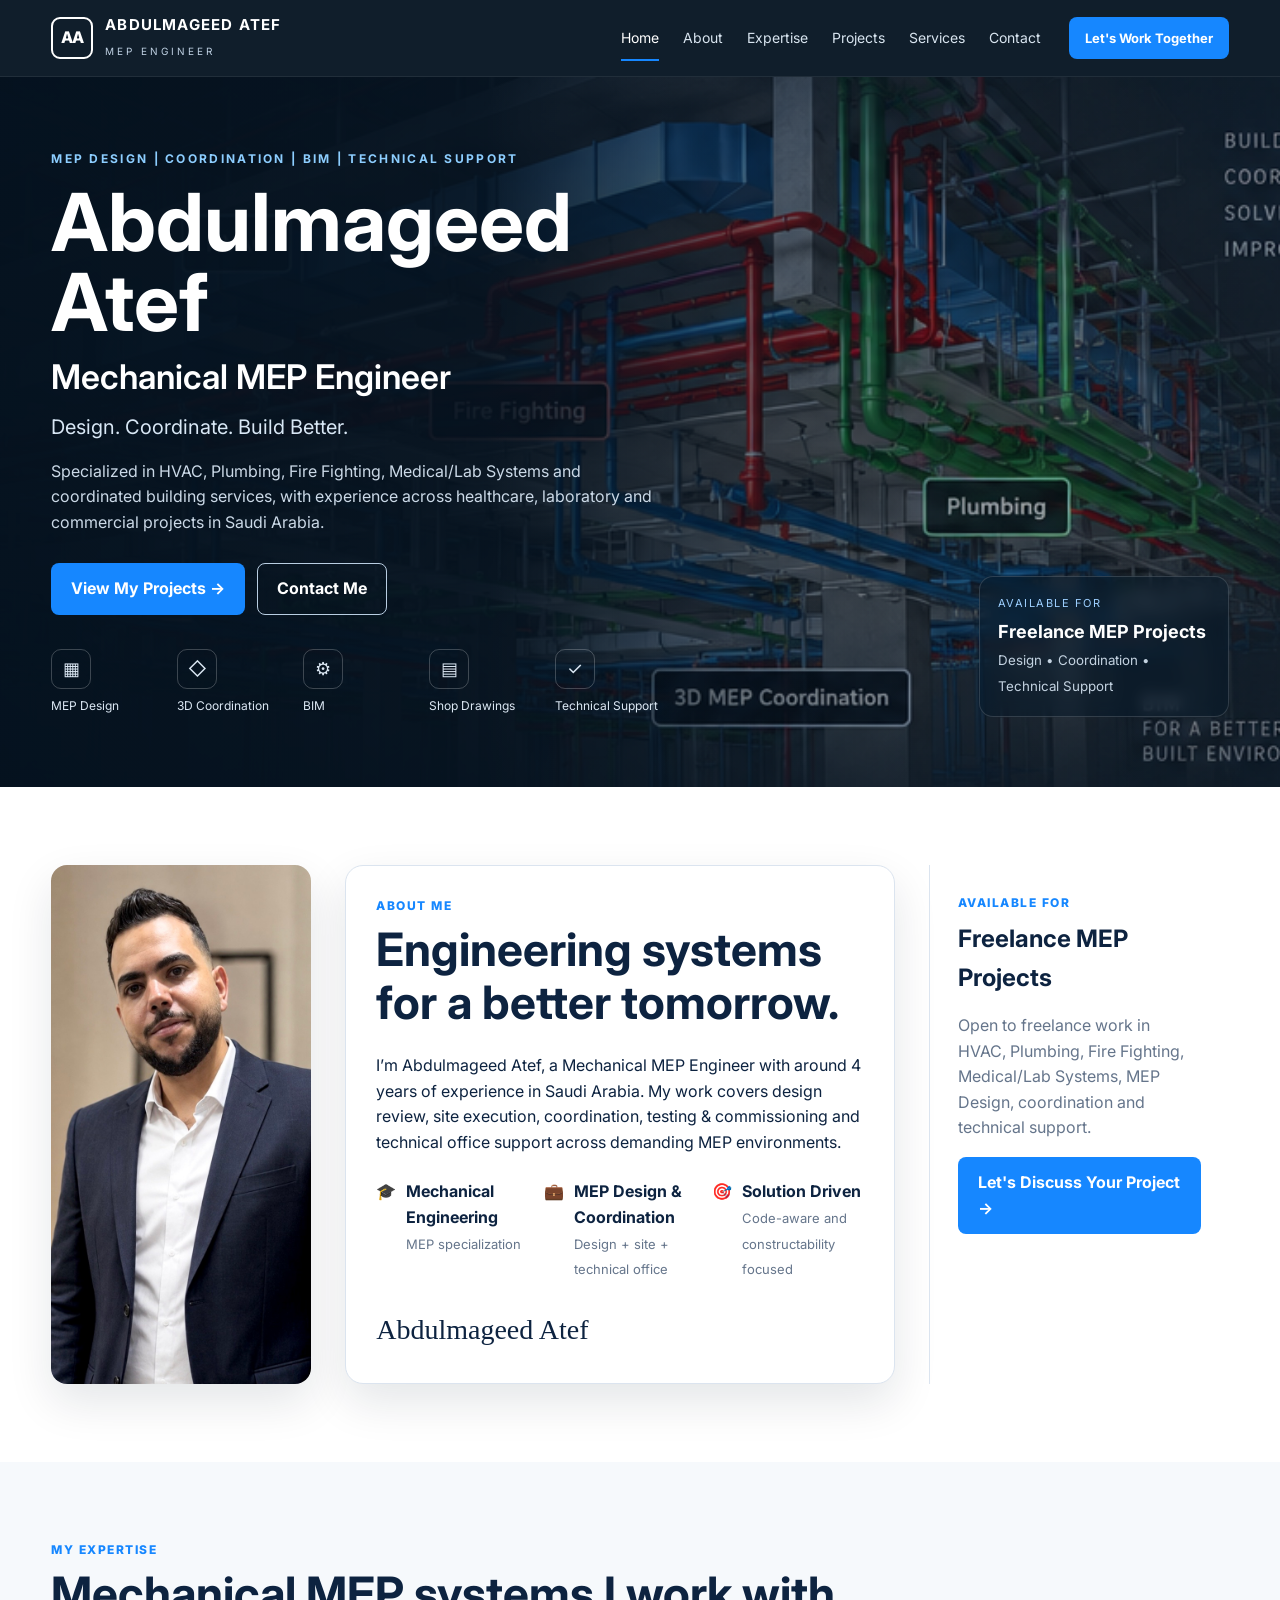
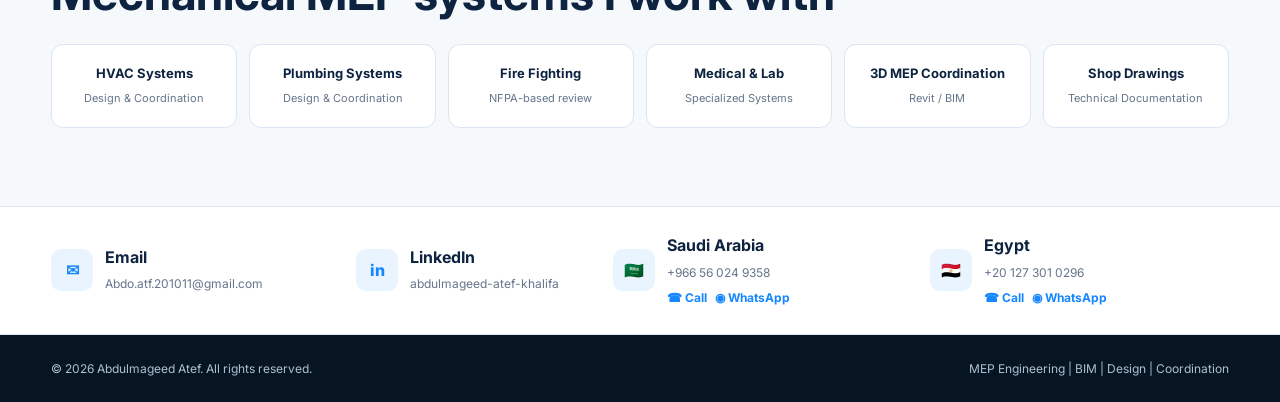
<file: index.html>
<!doctype html><html lang="en"><head><meta charset="utf-8"><meta name="viewport" content="width=device-width,initial-scale=1"><title>Abdulmageed Atef | Mechanical MEP Engineer</title><meta name="description" content="Mechanical MEP Engineer portfolio — HVAC, Plumbing, Fire Fighting, Medical/Lab Systems, BIM Coordination and technical support."><link rel="preconnect" href="https://fonts.googleapis.com"><link rel="preconnect" href="https://fonts.gstatic.com" crossorigin><link href="https://fonts.googleapis.com/css2?family=Inter:wght@400;500;600;700;800&display=swap" rel="stylesheet"><link rel="stylesheet" href="styles.css"></head><body>
<header class="topbar"><div class="container nav"><a class="brand" href="index.html"><span class="brand-mark">AA</span><span class="brand-copy"><strong>ABDULMAGEED ATEF</strong><span>MEP ENGINEER</span></span></a><nav class="nav-links"><a class="active" href="index.html">Home</a><a href="about.html">About</a><a href="expertise.html">Expertise</a><a href="projects.html">Projects</a><a href="services.html">Services</a><a href="contact.html">Contact</a></nav><a class="cta-top" href="contact.html">Let's Work Together</a><button class="menu-btn" aria-label="Menu">☰</button></div></header>
<main>
<section class="hero"><div class="container hero-inner"><div class="hero-copy"><div class="eyebrow">MEP DESIGN | COORDINATION | BIM | TECHNICAL SUPPORT</div><h1>Abdulmageed Atef</h1><h2>Mechanical MEP Engineer</h2><div class="hero-tagline">Design. Coordinate. Build Better.</div><p>Specialized in HVAC, Plumbing, Fire Fighting, Medical/Lab Systems and coordinated building services, with experience across healthcare, laboratory and commercial projects in Saudi Arabia.</p><div class="hero-actions"><a class="btn btn-primary" href="projects.html">View My Projects →</a><a class="btn btn-outline" href="contact.html">Contact Me</a></div><div class="hero-icons"><div class="hero-icon"><div class="ico">▦</div>MEP Design</div><div class="hero-icon"><div class="ico">◇</div>3D Coordination</div><div class="hero-icon"><div class="ico">⚙</div>BIM</div><div class="hero-icon"><div class="ico">▤</div>Shop Drawings</div><div class="hero-icon"><div class="ico">✓</div>Technical Support</div></div></div><div class="hero-side"><div class="hero-side-card"><span>Available for</span><strong>Freelance MEP Projects</strong><small>Design • Coordination • Technical Support</small></div></div></div></section>
<section class="section"><div class="container about-grid"><img class="portrait" src="assets/abdulmageed-atef.jpg" alt="Abdulmageed Atef"><div class="quote-card"><div class="section-kicker">About Me</div><h2>Engineering systems for a better tomorrow.</h2><p>I’m Abdulmageed Atef, a Mechanical MEP Engineer with around 4 years of experience in Saudi Arabia. My work covers design review, site execution, coordination, testing & commissioning and technical office support across demanding MEP environments.</p><div class="mini-features"><div class="mini-feature"><div>🎓</div><div><b>Mechanical Engineering</b><span>MEP specialization</span></div></div><div class="mini-feature"><div>💼</div><div><b>MEP Design & Coordination</b><span>Design + site + technical office</span></div></div><div class="mini-feature"><div>🎯</div><div><b>Solution Driven</b><span>Code-aware and constructability focused</span></div></div></div><div class="signature">Abdulmageed Atef</div></div><aside class="freelance"><div class="section-kicker">Available for</div><h3>Freelance MEP Projects</h3><p>Open to freelance work in HVAC, Plumbing, Fire Fighting, Medical/Lab Systems, MEP Design, coordination and technical support.</p><a class="btn btn-primary" href="contact.html">Let's Discuss Your Project →</a></aside></div></section>
<section class="section alt"><div class="container"><div class="section-kicker">My Expertise</div><h2>Mechanical MEP systems I work with</h2><div class="expertise-strip"><a class="expertise-pill" href="expertise.html#hvac"><strong>HVAC Systems</strong><span>Design & Coordination</span></a><a class="expertise-pill" href="expertise.html#plumbing"><strong>Plumbing Systems</strong><span>Design & Coordination</span></a><a class="expertise-pill" href="expertise.html#fire"><strong>Fire Fighting</strong><span>NFPA-based review</span></a><a class="expertise-pill" href="expertise.html#medical"><strong>Medical & Lab</strong><span>Specialized Systems</span></a><a class="expertise-pill" href="services.html"><strong>3D MEP Coordination</strong><span>Revit / BIM</span></a><a class="expertise-pill" href="services.html"><strong>Shop Drawings</strong><span>Technical Documentation</span></a></div></div></section>
<section class="contact-band"><div class="container contact-row"><div class="contact-item"><div class="contact-icon">✉</div><div><b>Email</b><a href="mailto:Abdo.atf.201011@gmail.com">Abdo.atf.201011@gmail.com</a></div></div><div class="contact-item"><div class="contact-icon">in</div><div><b>LinkedIn</b><a target="_blank" rel="noopener" href="https://www.linkedin.com/in/abdulmageed-atef-khalifa/">abdulmageed-atef-khalifa</a></div></div><div class="contact-item"><div class="contact-icon">🇸🇦</div><div><b>Saudi Arabia</b><span>+966 56 024 9358</span><div class="dual-actions"><a href="tel:+966560249358">☎ Call</a><a target="_blank" rel="noopener" href="https://wa.me/966560249358">◉ WhatsApp</a></div></div></div><div class="contact-item"><div class="contact-icon">🇪🇬</div><div><b>Egypt</b><span>+20 127 301 0296</span><div class="dual-actions"><a href="tel:+201273010296">☎ Call</a><a target="_blank" rel="noopener" href="https://wa.me/201273010296">◉ WhatsApp</a></div></div></div></div></section>
</main><footer class="footer"><div class="container footer-row"><span>© <span data-year></span> Abdulmageed Atef. All rights reserved.</span><span>MEP Engineering | BIM | Design | Coordination</span></div></footer><script src="app.js"></script></body></html>
</file>
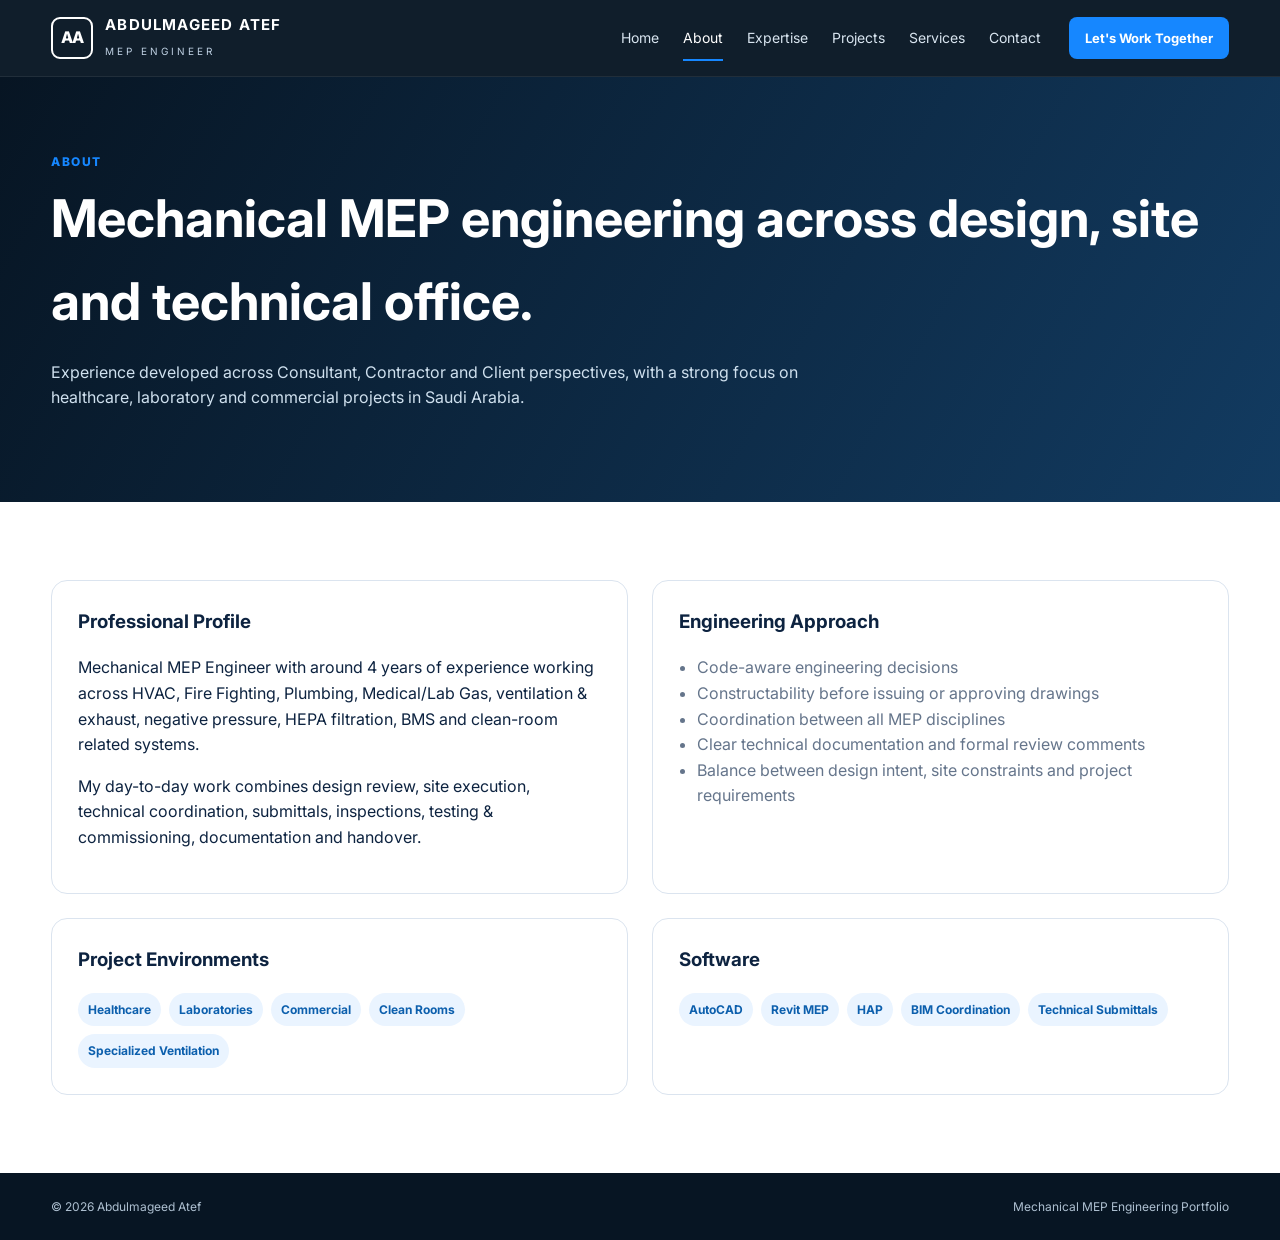
<file: about.html>
<!doctype html><html lang="en"><head><meta charset="utf-8"><meta name="viewport" content="width=device-width,initial-scale=1"><title>About | Abdulmageed Atef</title><link href="https://fonts.googleapis.com/css2?family=Inter:wght@400;500;600;700;800&display=swap" rel="stylesheet"><link rel="stylesheet" href="styles.css"></head><body><header class="topbar"><div class="container nav"><a class="brand" href="index.html"><span class="brand-mark">AA</span><span class="brand-copy"><strong>ABDULMAGEED ATEF</strong><span>MEP ENGINEER</span></span></a><nav class="nav-links"><a href="index.html">Home</a><a class="active" href="about.html">About</a><a href="expertise.html">Expertise</a><a href="projects.html">Projects</a><a href="services.html">Services</a><a href="contact.html">Contact</a></nav><a class="cta-top" href="contact.html">Let's Work Together</a><button class="menu-btn">☰</button></div></header><section class="page-hero"><div class="container"><div class="section-kicker">About</div><h1>Mechanical MEP engineering across design, site and technical office.</h1><p>Experience developed across Consultant, Contractor and Client perspectives, with a strong focus on healthcare, laboratory and commercial projects in Saudi Arabia.</p></div></section><main class="section"><div class="container detail-grid"><div class="detail-card"><h3>Professional Profile</h3><p>Mechanical MEP Engineer with around 4 years of experience working across HVAC, Fire Fighting, Plumbing, Medical/Lab Gas, ventilation & exhaust, negative pressure, HEPA filtration, BMS and clean-room related systems.</p><p>My day-to-day work combines design review, site execution, technical coordination, submittals, inspections, testing & commissioning, documentation and handover.</p></div><div class="detail-card"><h3>Engineering Approach</h3><ul><li>Code-aware engineering decisions</li><li>Constructability before issuing or approving drawings</li><li>Coordination between all MEP disciplines</li><li>Clear technical documentation and formal review comments</li><li>Balance between design intent, site constraints and project requirements</li></ul></div><div class="detail-card"><h3>Project Environments</h3><div class="tag-row"><span class="tag">Healthcare</span><span class="tag">Laboratories</span><span class="tag">Commercial</span><span class="tag">Clean Rooms</span><span class="tag">Specialized Ventilation</span></div></div><div class="detail-card"><h3>Software</h3><div class="tag-row"><span class="tag">AutoCAD</span><span class="tag">Revit MEP</span><span class="tag">HAP</span><span class="tag">BIM Coordination</span><span class="tag">Technical Submittals</span></div></div></div></main><footer class="footer"><div class="container footer-row"><span>© <span data-year></span> Abdulmageed Atef</span><span>Mechanical MEP Engineering Portfolio</span></div></footer><script src="app.js"></script></body></html>
</file>
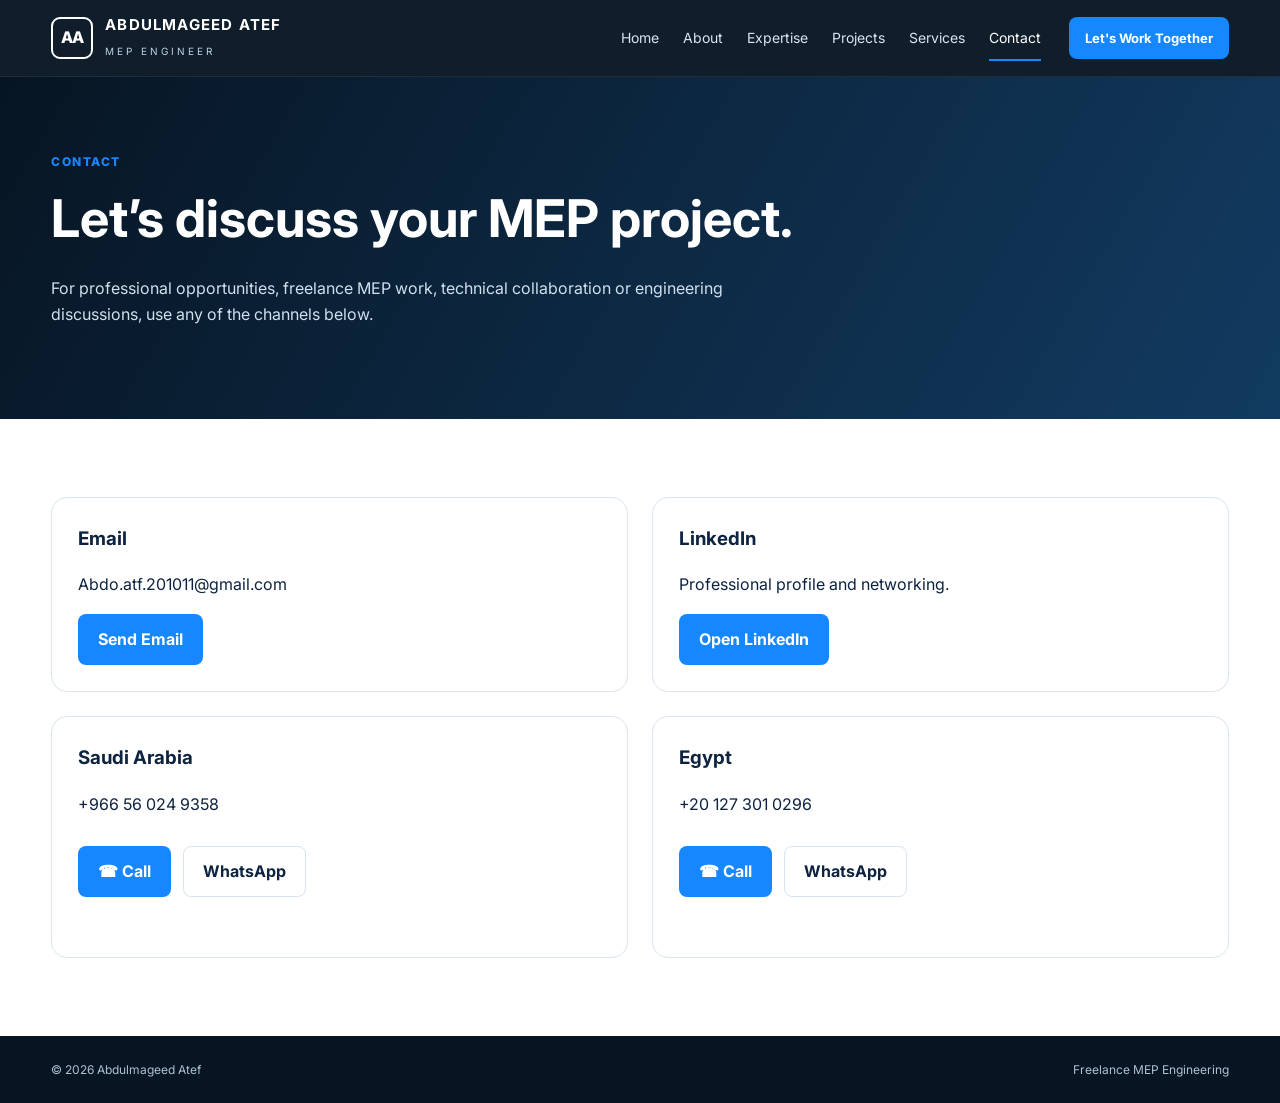
<file: contact.html>
<!doctype html><html lang="en"><head><meta charset="utf-8"><meta name="viewport" content="width=device-width,initial-scale=1"><title>Contact | Abdulmageed Atef</title><link href="https://fonts.googleapis.com/css2?family=Inter:wght@400;500;600;700;800&display=swap" rel="stylesheet"><link rel="stylesheet" href="styles.css"></head><body><header class="topbar"><div class="container nav"><a class="brand" href="index.html"><span class="brand-mark">AA</span><span class="brand-copy"><strong>ABDULMAGEED ATEF</strong><span>MEP ENGINEER</span></span></a><nav class="nav-links"><a href="index.html">Home</a><a href="about.html">About</a><a href="expertise.html">Expertise</a><a href="projects.html">Projects</a><a href="services.html">Services</a><a class="active" href="contact.html">Contact</a></nav><a class="cta-top" href="contact.html">Let's Work Together</a><button class="menu-btn">☰</button></div></header><section class="page-hero"><div class="container"><div class="section-kicker">Contact</div><h1>Let’s discuss your MEP project.</h1><p>For professional opportunities, freelance MEP work, technical collaboration or engineering discussions, use any of the channels below.</p></div></section><main class="section"><div class="container detail-grid"><div class="detail-card"><h3>Email</h3><p><a href="mailto:Abdo.atf.201011@gmail.com">Abdo.atf.201011@gmail.com</a></p><a class="btn btn-primary" href="mailto:Abdo.atf.201011@gmail.com">Send Email</a></div><div class="detail-card"><h3>LinkedIn</h3><p>Professional profile and networking.</p><a class="btn btn-primary" target="_blank" rel="noopener" href="https://www.linkedin.com/in/abdulmageed-atef-khalifa/">Open LinkedIn</a></div><div class="detail-card"><h3>Saudi Arabia</h3><p>+966 56 024 9358</p><div class="hero-actions"><a class="btn btn-primary" href="tel:+966560249358">☎ Call</a><a class="btn btn-light" target="_blank" rel="noopener" href="https://wa.me/966560249358">WhatsApp</a></div></div><div class="detail-card"><h3>Egypt</h3><p>+20 127 301 0296</p><div class="hero-actions"><a class="btn btn-primary" href="tel:+201273010296">☎ Call</a><a class="btn btn-light" target="_blank" rel="noopener" href="https://wa.me/201273010296">WhatsApp</a></div></div></div></main><footer class="footer"><div class="container footer-row"><span>© <span data-year></span> Abdulmageed Atef</span><span>Freelance MEP Engineering</span></div></footer><script src="app.js"></script></body></html>
</file>
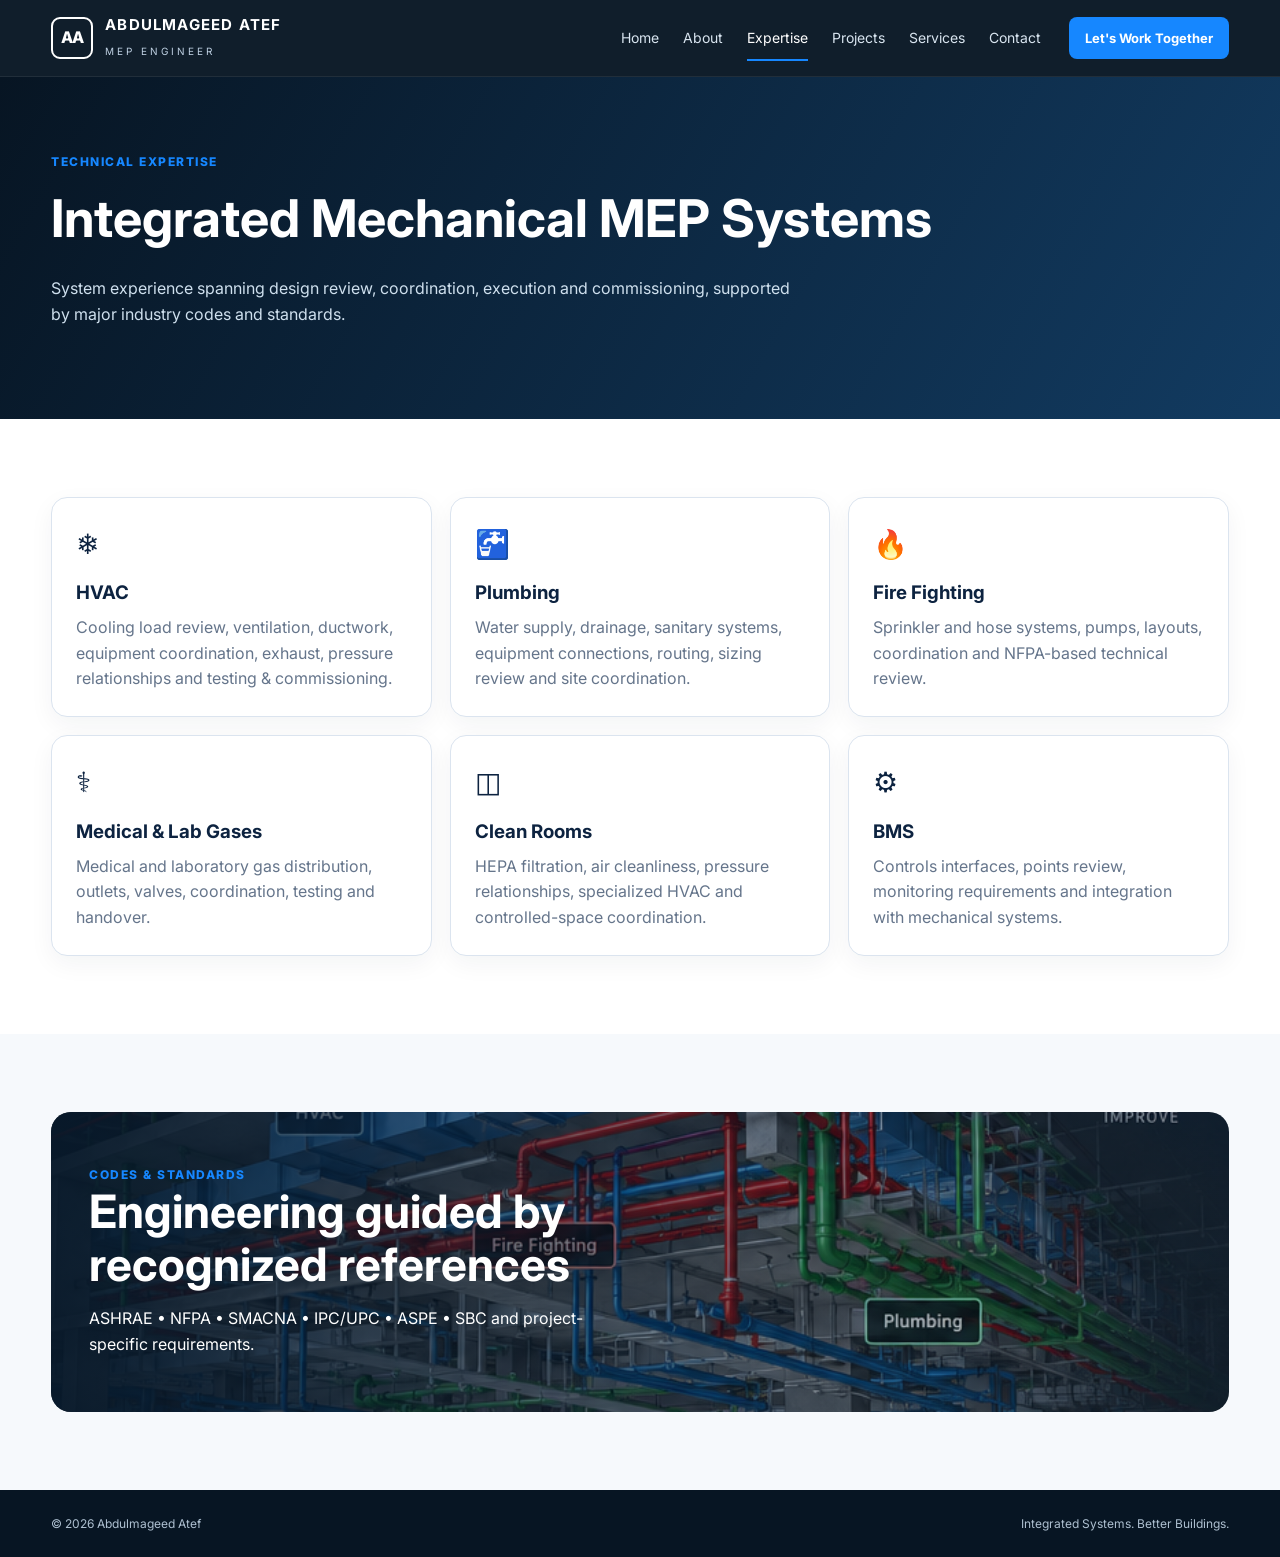
<file: expertise.html>
<!doctype html><html lang="en"><head><meta charset="utf-8"><meta name="viewport" content="width=device-width,initial-scale=1"><title>Expertise | Abdulmageed Atef</title><link href="https://fonts.googleapis.com/css2?family=Inter:wght@400;500;600;700;800&display=swap" rel="stylesheet"><link rel="stylesheet" href="styles.css"></head><body><header class="topbar"><div class="container nav"><a class="brand" href="index.html"><span class="brand-mark">AA</span><span class="brand-copy"><strong>ABDULMAGEED ATEF</strong><span>MEP ENGINEER</span></span></a><nav class="nav-links"><a href="index.html">Home</a><a href="about.html">About</a><a class="active" href="expertise.html">Expertise</a><a href="projects.html">Projects</a><a href="services.html">Services</a><a href="contact.html">Contact</a></nav><a class="cta-top" href="contact.html">Let's Work Together</a><button class="menu-btn">☰</button></div></header><section class="page-hero"><div class="container"><div class="section-kicker">Technical Expertise</div><h1>Integrated Mechanical MEP Systems</h1><p>System experience spanning design review, coordination, execution and commissioning, supported by major industry codes and standards.</p></div></section><main><section class="section"><div class="container cards"><article id="hvac" class="card"><div class="card-icon">❄</div><h3>HVAC</h3><p>Cooling load review, ventilation, ductwork, equipment coordination, exhaust, pressure relationships and testing & commissioning.</p></article><article id="plumbing" class="card"><div class="card-icon">🚰</div><h3>Plumbing</h3><p>Water supply, drainage, sanitary systems, equipment connections, routing, sizing review and site coordination.</p></article><article id="fire" class="card"><div class="card-icon">🔥</div><h3>Fire Fighting</h3><p>Sprinkler and hose systems, pumps, layouts, coordination and NFPA-based technical review.</p></article><article id="medical" class="card"><div class="card-icon">⚕</div><h3>Medical & Lab Gases</h3><p>Medical and laboratory gas distribution, outlets, valves, coordination, testing and handover.</p></article><article class="card"><div class="card-icon">◫</div><h3>Clean Rooms</h3><p>HEPA filtration, air cleanliness, pressure relationships, specialized HVAC and controlled-space coordination.</p></article><article class="card"><div class="card-icon">⚙</div><h3>BMS</h3><p>Controls interfaces, points review, monitoring requirements and integration with mechanical systems.</p></article></div></section><section class="section alt"><div class="container system-banner"><div class="copy"><div class="section-kicker">Codes & Standards</div><h2>Engineering guided by recognized references</h2><p>ASHRAE • NFPA • SMACNA • IPC/UPC • ASPE • SBC and project-specific requirements.</p></div></div></section></main><footer class="footer"><div class="container footer-row"><span>© <span data-year></span> Abdulmageed Atef</span><span>Integrated Systems. Better Buildings.</span></div></footer><script src="app.js"></script></body></html>
</file>
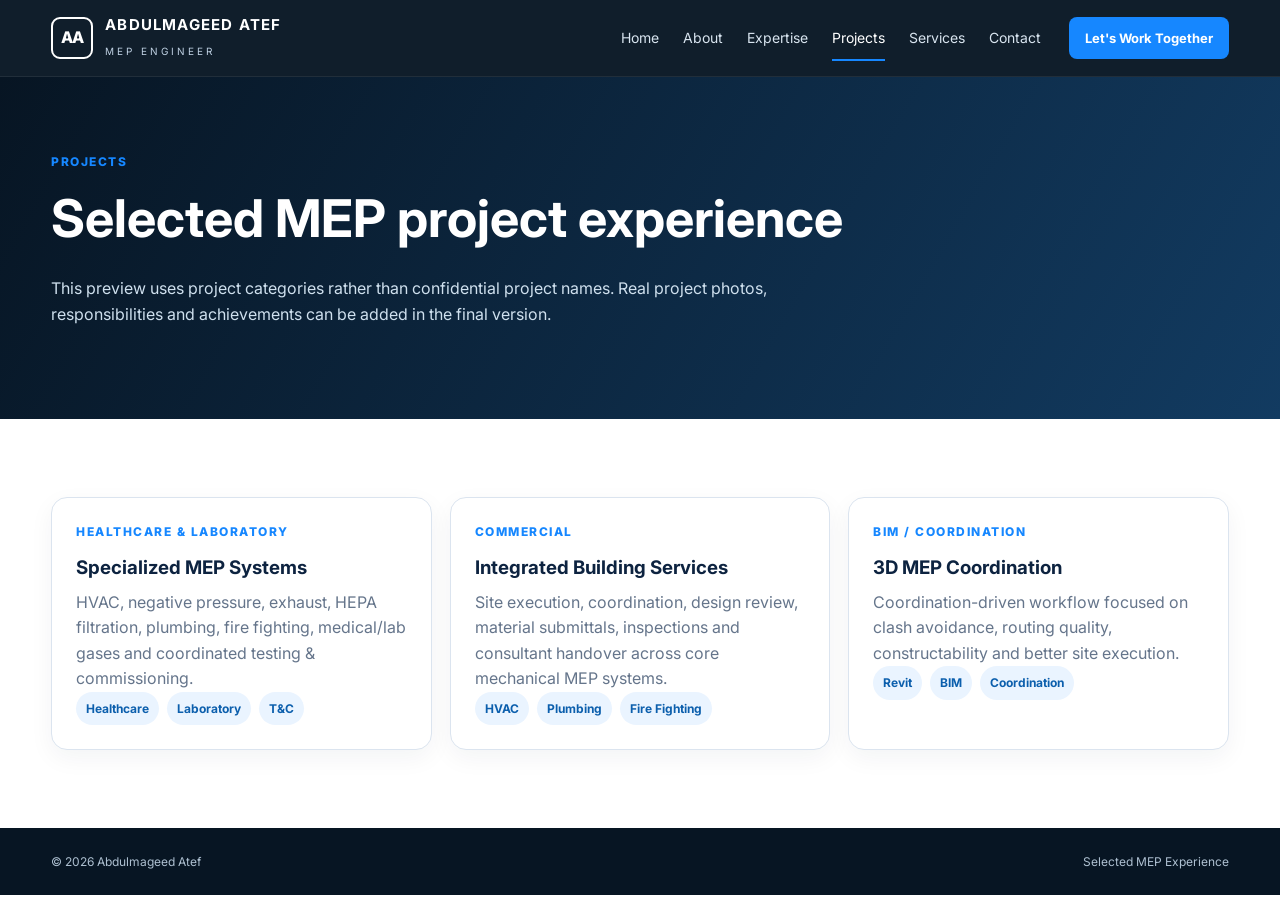
<file: projects.html>
<!doctype html><html lang="en"><head><meta charset="utf-8"><meta name="viewport" content="width=device-width,initial-scale=1"><title>Projects | Abdulmageed Atef</title><link href="https://fonts.googleapis.com/css2?family=Inter:wght@400;500;600;700;800&display=swap" rel="stylesheet"><link rel="stylesheet" href="styles.css"></head><body><header class="topbar"><div class="container nav"><a class="brand" href="index.html"><span class="brand-mark">AA</span><span class="brand-copy"><strong>ABDULMAGEED ATEF</strong><span>MEP ENGINEER</span></span></a><nav class="nav-links"><a href="index.html">Home</a><a href="about.html">About</a><a href="expertise.html">Expertise</a><a class="active" href="projects.html">Projects</a><a href="services.html">Services</a><a href="contact.html">Contact</a></nav><a class="cta-top" href="contact.html">Let's Work Together</a><button class="menu-btn">☰</button></div></header><section class="page-hero"><div class="container"><div class="section-kicker">Projects</div><h1>Selected MEP project experience</h1><p>This preview uses project categories rather than confidential project names. Real project photos, responsibilities and achievements can be added in the final version.</p></div></section><main class="section"><div class="container cards"><article class="card"><div class="section-kicker">Healthcare & Laboratory</div><h3>Specialized MEP Systems</h3><p>HVAC, negative pressure, exhaust, HEPA filtration, plumbing, fire fighting, medical/lab gases and coordinated testing & commissioning.</p><div class="tag-row"><span class="tag">Healthcare</span><span class="tag">Laboratory</span><span class="tag">T&C</span></div></article><article class="card"><div class="section-kicker">Commercial</div><h3>Integrated Building Services</h3><p>Site execution, coordination, design review, material submittals, inspections and consultant handover across core mechanical MEP systems.</p><div class="tag-row"><span class="tag">HVAC</span><span class="tag">Plumbing</span><span class="tag">Fire Fighting</span></div></article><article class="card"><div class="section-kicker">BIM / Coordination</div><h3>3D MEP Coordination</h3><p>Coordination-driven workflow focused on clash avoidance, routing quality, constructability and better site execution.</p><div class="tag-row"><span class="tag">Revit</span><span class="tag">BIM</span><span class="tag">Coordination</span></div></article></div></main><footer class="footer"><div class="container footer-row"><span>© <span data-year></span> Abdulmageed Atef</span><span>Selected MEP Experience</span></div></footer><script src="app.js"></script></body></html>
</file>
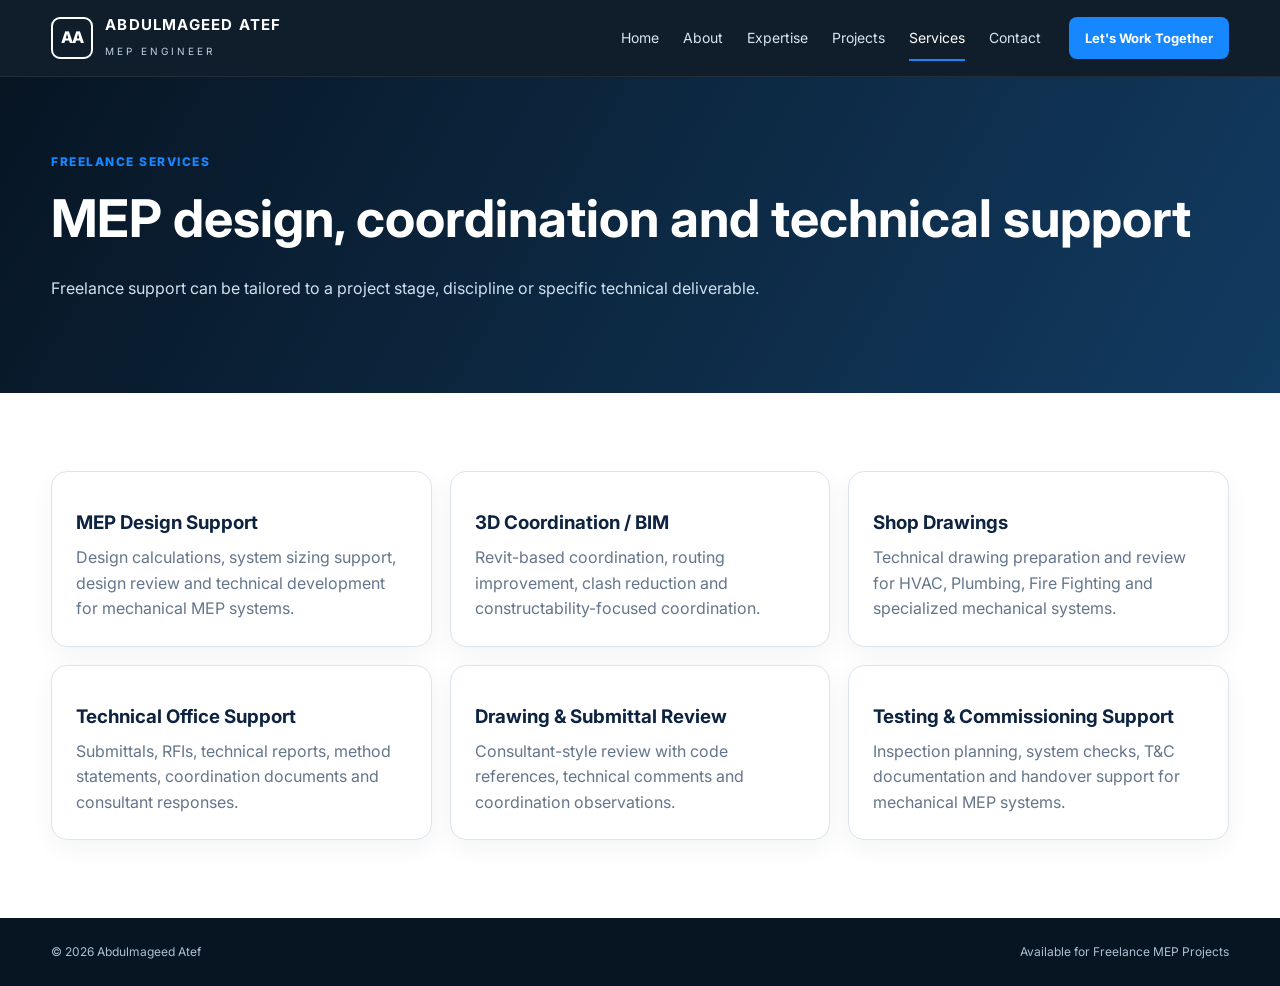
<file: services.html>
<!doctype html><html lang="en"><head><meta charset="utf-8"><meta name="viewport" content="width=device-width,initial-scale=1"><title>Services | Abdulmageed Atef</title><link href="https://fonts.googleapis.com/css2?family=Inter:wght@400;500;600;700;800&display=swap" rel="stylesheet"><link rel="stylesheet" href="styles.css"></head><body><header class="topbar"><div class="container nav"><a class="brand" href="index.html"><span class="brand-mark">AA</span><span class="brand-copy"><strong>ABDULMAGEED ATEF</strong><span>MEP ENGINEER</span></span></a><nav class="nav-links"><a href="index.html">Home</a><a href="about.html">About</a><a href="expertise.html">Expertise</a><a href="projects.html">Projects</a><a class="active" href="services.html">Services</a><a href="contact.html">Contact</a></nav><a class="cta-top" href="contact.html">Let's Work Together</a><button class="menu-btn">☰</button></div></header><section class="page-hero"><div class="container"><div class="section-kicker">Freelance Services</div><h1>MEP design, coordination and technical support</h1><p>Freelance support can be tailored to a project stage, discipline or specific technical deliverable.</p></div></section><main class="section"><div class="container cards"><article class="card"><h3>MEP Design Support</h3><p>Design calculations, system sizing support, design review and technical development for mechanical MEP systems.</p></article><article class="card"><h3>3D Coordination / BIM</h3><p>Revit-based coordination, routing improvement, clash reduction and constructability-focused coordination.</p></article><article class="card"><h3>Shop Drawings</h3><p>Technical drawing preparation and review for HVAC, Plumbing, Fire Fighting and specialized mechanical systems.</p></article><article class="card"><h3>Technical Office Support</h3><p>Submittals, RFIs, technical reports, method statements, coordination documents and consultant responses.</p></article><article class="card"><h3>Drawing & Submittal Review</h3><p>Consultant-style review with code references, technical comments and coordination observations.</p></article><article class="card"><h3>Testing & Commissioning Support</h3><p>Inspection planning, system checks, T&C documentation and handover support for mechanical MEP systems.</p></article></div></main><footer class="footer"><div class="container footer-row"><span>© <span data-year></span> Abdulmageed Atef</span><span>Available for Freelance MEP Projects</span></div></footer><script src="app.js"></script></body></html>
</file>
<file: styles.css>
:root{
  --navy:#071523;--navy2:#0c2033;--blue:#1687ff;--blue2:#0b70e0;--ink:#0d2340;--muted:#65758b;--line:#dbe4ef;--paper:#f6f9fc;--white:#fff;
  --shadow:0 18px 45px rgba(6,24,44,.11);--radius:18px;
}
*{box-sizing:border-box}html{scroll-behavior:smooth}body{margin:0;font-family:Inter,Arial,sans-serif;color:var(--ink);background:#fff;line-height:1.6}a{text-decoration:none;color:inherit}img{max-width:100%;display:block}.container{width:min(1180px,92%);margin:auto}.topbar{position:sticky;top:0;z-index:50;background:rgba(7,21,35,.96);backdrop-filter:blur(12px);border-bottom:1px solid rgba(255,255,255,.07)}.nav{height:76px;display:flex;align-items:center;gap:28px}.brand{display:flex;align-items:center;gap:12px;color:white;margin-right:auto}.brand-mark{width:42px;height:42px;border:2px solid #fff;border-radius:9px;display:grid;place-items:center;font-weight:800;letter-spacing:-1px}.brand-copy strong{display:block;font-size:15px;letter-spacing:1.2px}.brand-copy span{font-size:10px;letter-spacing:3px;color:#bed0e2}.nav-links{display:flex;gap:24px}.nav-links a{color:#d9e5f0;font-size:14px;position:relative;padding:28px 0}.nav-links a:hover,.nav-links a.active{color:#fff}.nav-links a.active:after{content:"";position:absolute;left:0;right:0;bottom:16px;height:2px;background:var(--blue)}.cta-top{background:var(--blue);color:white;padding:11px 16px;border-radius:8px;font-weight:700;font-size:13px}.menu-btn{display:none;background:none;border:0;color:#fff;font-size:26px}
.hero{background:var(--navy);color:white;position:relative;overflow:hidden}.hero:before{content:"";position:absolute;inset:0;background:linear-gradient(90deg,rgba(5,18,31,.99) 0%,rgba(5,18,31,.94) 38%,rgba(5,18,31,.58) 58%,rgba(5,18,31,.20) 100%),url('assets/mep-hero.png') center/cover no-repeat}.hero-inner{position:relative;z-index:2;min-height:610px;display:grid;align-items:center;grid-template-columns:1.05fr .95fr}.hero-copy{padding:72px 0}.eyebrow{color:#8dceff;letter-spacing:2.3px;text-transform:uppercase;font-weight:700;font-size:12px}.hero h1{font-size:clamp(48px,7vw,80px);line-height:1;margin:14px 0 8px}.hero h2{font-size:clamp(22px,3vw,34px);margin:0 0 6px;font-weight:600}.hero-tagline{font-size:20px;color:#d8e7f5;margin:4px 0 8px}.hero p{max-width:650px;color:#cbd9e7;font-size:16px}.hero-actions{display:flex;gap:12px;margin:28px 0 34px;flex-wrap:wrap}.btn{display:inline-flex;align-items:center;justify-content:center;gap:8px;padding:12px 19px;border-radius:8px;border:1px solid transparent;font-weight:700;transition:.2s}.btn-primary{background:var(--blue);color:#fff}.btn-primary:hover{background:var(--blue2);transform:translateY(-1px)}.btn-outline{border-color:#b9cee2;color:white;background:transparent}.btn-light{background:#fff;color:var(--ink);border-color:#d9e4ef}.hero-icons{display:grid;grid-template-columns:repeat(5,1fr);gap:12px;max-width:650px}.hero-icon{font-size:12px;color:#dce8f4}.hero-icon .ico{width:40px;height:40px;border:1px solid rgba(255,255,255,.22);border-radius:10px;display:grid;place-items:center;margin-bottom:7px;font-size:18px}.hero-side{align-self:end;padding-bottom:70px;display:flex;justify-content:flex-end}.hero-side-card{border:1px solid rgba(255,255,255,.15);background:rgba(6,24,42,.46);backdrop-filter:blur(8px);padding:18px;border-radius:14px;width:250px}.hero-side-card span{display:block;color:#9dcfff;font-size:11px;letter-spacing:1.5px;text-transform:uppercase}.hero-side-card strong{display:block;margin-top:6px;font-size:18px}.hero-side-card small{color:#c4d3e1}
.section{padding:78px 0}.section.alt{background:var(--paper)}.section-kicker{color:var(--blue);font-weight:800;letter-spacing:1.5px;font-size:12px;text-transform:uppercase}.section h2{font-size:clamp(30px,4vw,46px);line-height:1.15;margin:8px 0 24px}.about-grid{display:grid;grid-template-columns:260px 1fr 300px;gap:34px;align-items:stretch}.portrait{border-radius:16px;object-fit:cover;width:100%;height:100%;min-height:330px;box-shadow:var(--shadow)}.quote-card{background:#fff;border:1px solid var(--line);border-radius:var(--radius);padding:30px;box-shadow:var(--shadow)}.quote{font-size:28px;color:#a5d2ff;line-height:1}.signature{font-family:cursive;font-size:28px;margin-top:26px}.freelance{border-left:1px solid var(--line);padding:28px}.freelance h3{font-size:24px;margin:8px 0}.freelance p{color:var(--muted)}.mini-features{display:grid;grid-template-columns:repeat(3,1fr);gap:16px;margin-top:24px}.mini-feature{display:flex;gap:10px;align-items:flex-start}.mini-feature b{display:block}.mini-feature span{color:var(--muted);font-size:13px}
.cards{display:grid;grid-template-columns:repeat(3,1fr);gap:18px}.card{background:#fff;border:1px solid var(--line);border-radius:16px;padding:24px;box-shadow:0 8px 24px rgba(15,40,68,.05);transition:.2s}.card:hover{transform:translateY(-4px);box-shadow:var(--shadow)}.card .card-icon{font-size:28px}.card h3{margin:12px 0 7px}.card p{color:var(--muted);margin:0}.card-link{display:inline-flex;margin-top:18px;color:var(--blue);font-weight:700}.expertise-strip{display:grid;grid-template-columns:repeat(6,1fr);gap:12px}.expertise-pill{background:#fff;border:1px solid var(--line);border-radius:12px;padding:18px 12px;text-align:center}.expertise-pill strong{display:block;font-size:13px}.expertise-pill span{font-size:11px;color:var(--muted)}
.page-hero{background:linear-gradient(120deg,var(--navy),#123b61);color:white;padding:75px 0}.page-hero h1{font-size:52px;margin:6px 0 10px}.page-hero p{max-width:760px;color:#cfe0ee}.detail-grid{display:grid;grid-template-columns:1fr 1fr;gap:24px}.detail-card{border:1px solid var(--line);border-radius:16px;padding:26px;background:#fff}.detail-card h3{margin-top:0}.detail-card ul{padding-left:18px;color:var(--muted)}.system-banner{border-radius:20px;overflow:hidden;min-height:300px;background:url('assets/mep-hero.png') center/cover;position:relative}.system-banner:after{content:"";position:absolute;inset:0;background:linear-gradient(90deg,rgba(6,24,42,.85),rgba(6,24,42,.15))}.system-banner .copy{position:absolute;z-index:2;color:white;left:38px;bottom:38px;max-width:500px}.system-banner h2{margin:0 0 6px}.timeline{display:grid;gap:18px}.timeline-item{border-left:3px solid var(--blue);padding:5px 0 5px 20px}.timeline-item p{color:var(--muted)}.tag-row{display:flex;gap:8px;flex-wrap:wrap}.tag{padding:7px 10px;border-radius:999px;background:#eaf4ff;color:#0c5fad;font-size:12px;font-weight:700}
.contact-band{border-top:1px solid var(--line);border-bottom:1px solid var(--line);background:white}.contact-row{display:grid;grid-template-columns:1.2fr 1fr 1.25fr 1.25fr;gap:18px;padding:26px 0}.contact-item{display:flex;gap:12px;align-items:center}.contact-icon{width:42px;height:42px;border-radius:10px;display:grid;place-items:center;background:#e9f4ff;color:var(--blue);font-weight:800}.contact-item b{display:block}.contact-item span,.contact-item a{font-size:12px;color:var(--muted)}.dual-actions{display:flex;gap:8px;margin-top:4px}.dual-actions a{font-size:12px;color:var(--blue);font-weight:700}.footer{background:#071523;color:#aec0d1;padding:24px 0}.footer-row{display:flex;justify-content:space-between;gap:16px;font-size:12px}
@media(max-width:960px){.nav-links{display:none}.menu-btn{display:block}.cta-top{display:none}.hero-inner{grid-template-columns:1fr}.hero-side{display:none}.about-grid{grid-template-columns:220px 1fr}.freelance{grid-column:1/-1;border-left:0;border-top:1px solid var(--line)}.expertise-strip{grid-template-columns:repeat(3,1fr)}.contact-row{grid-template-columns:1fr 1fr}.cards{grid-template-columns:1fr 1fr}}
@media(max-width:640px){.hero-inner{min-height:620px}.hero-copy{padding:56px 0}.hero-icons{grid-template-columns:repeat(2,1fr)}.about-grid,.detail-grid,.cards,.contact-row{grid-template-columns:1fr}.portrait{max-height:430px}.mini-features{grid-template-columns:1fr}.expertise-strip{grid-template-columns:1fr 1fr}.page-hero h1{font-size:40px}.footer-row{flex-direction:column}}
</file>
